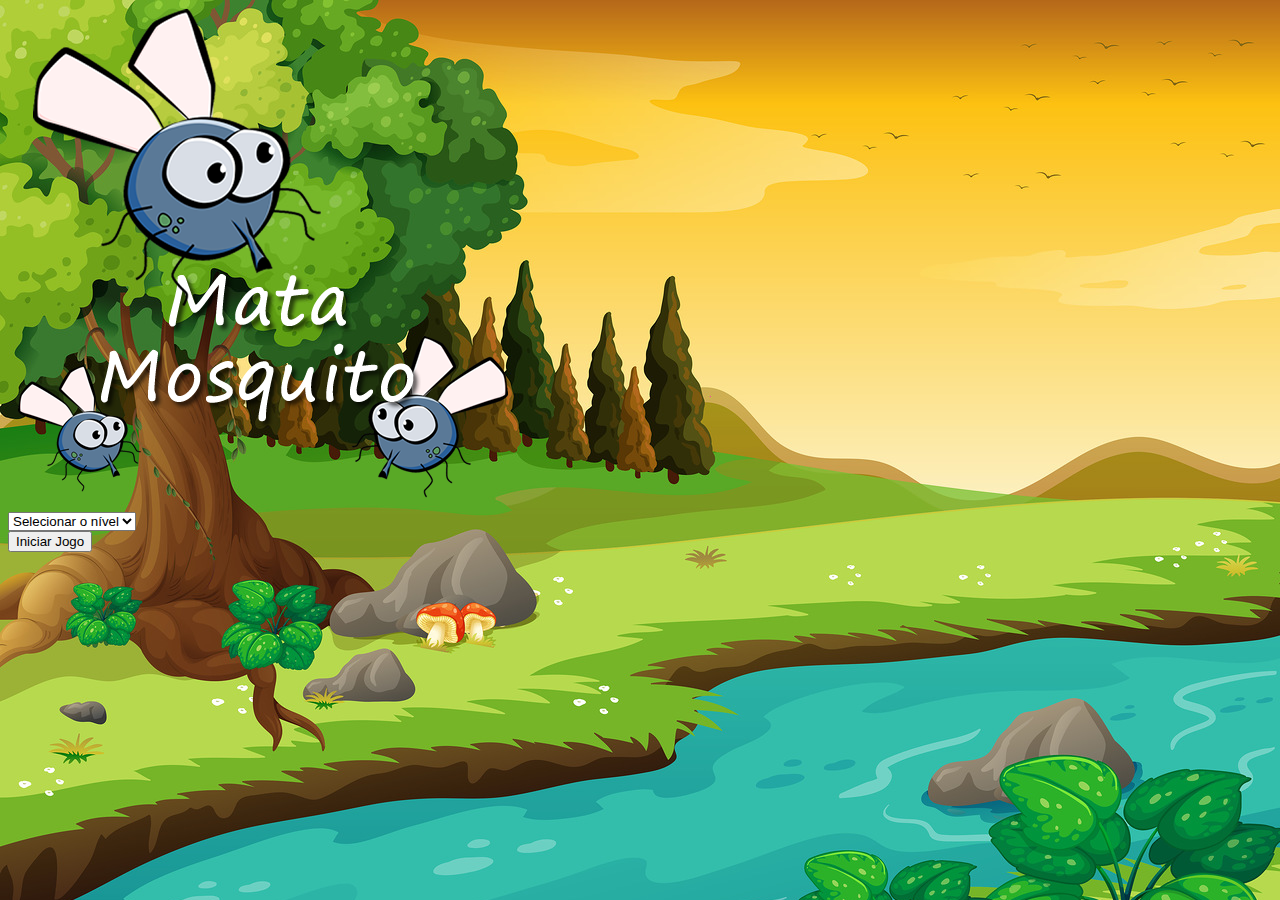
<file: index.html>
<!DOCTYPE html>
<html lang="en">
<head>
    <meta charset="UTF-8">
    <meta name="viewport" content="width=device-width, initial-scale=1.0">
    <title>Iniciar Jogo</title>
    
    <!-- CSS only -->
    <link href="https://cdn.jsdelivr.net/npm/bootstrap@5.0.0-beta1/dist/css/bootstrap.min.css" rel="stylesheet" integrity="sha384-giJF6kkoqNQ00vy+HMDP7azOuL0xtbfIcaT9wjKHr8RbDVddVHyTfAAsrekwKmP1" crossorigin="anonymous">
    <link rel="stylesheet" href="estilo.css" />
    <!-- <script src="jogo.js"></script> -->
    <script>
        function iniciarJogo() {
          var nivel =  document.getElementById('nivel').value

          if(nivel === '') {
              alert('Selecione um nível para iniciar o jogo')
              return false
          }
          window.location.href = "app.html?" + nivel
        }
    </script>
</head>
<body>
    
    <div class="container">
        <div class="row">
            <div class="col"> 
                <div class="d-flex justify-content-center">  
                    <img src="./img/game.png" alt="fim de jogo" />
                </div>
            </div>
        </div>

        <div class="row">
            <div class="col">
                <div class="d-flex justify-content-center">
                    <div class="mb-2"> 
                        <select class="form-control" id="nivel">
                             <option value="">Selecionar o nível</option>
                             <option value="normal">Normal</option>
                             <option value="dificil">Difícil</option>
                            <option value="Chuck Norris">Chuck Norris</option>
                         </select>
                    </div>
                </div>
            </div>
        </div>
            

        <div class="row">
            <div class="col">
                <div class="d-flex justify-content-center">  
                    <button type="button" class="btn btn-danger btn-lg" onclick="iniciarJogo()" >Iniciar Jogo</button>
                </div>
            </div>
        </div>

    </div>
</body>
</html>
</file>
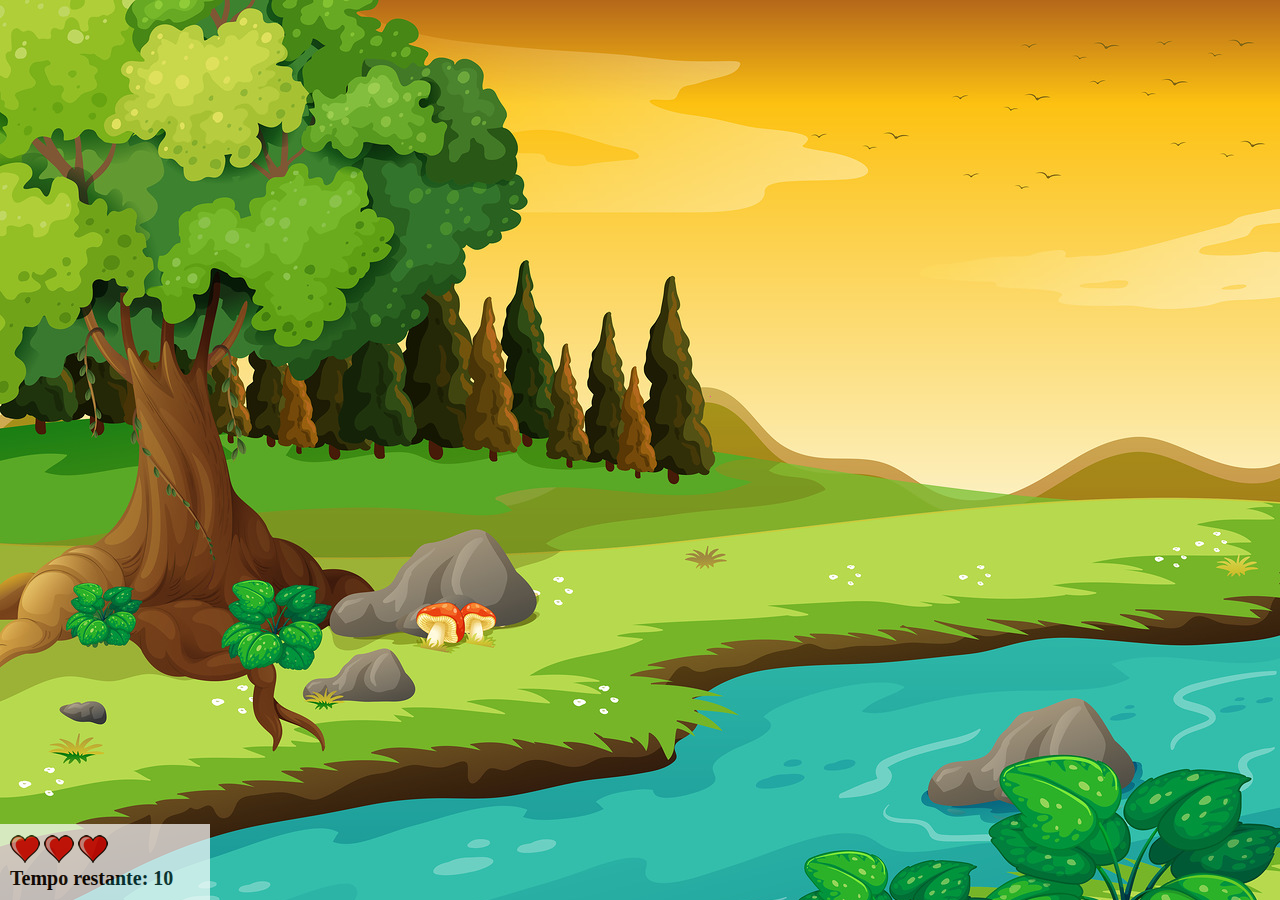
<file: app.html>
<!DOCTYPE html>
<html lang="pt-BR">
	<head>
		<meta charset="UTF-8">
		<meta name="viewport" content="width=device-width, initial-scale=1.0">
		<title>Mata Mosquito</title>

		<link rel="stylesheet" href="estilo.css" />
		<script src="jogo.js"></script>
	</head>
	<body onresize="ajustaTamanhoPalcoJogo()">

		<div class="painel">
			<div class="vidas">
				<img id="v1" src="./img/coracao_cheio.png" alt="coração vazio" />
				<img id="v2" src="./img/coracao_cheio.png" alt="coração cheio" />
				<img id="v3" src="./img/coracao_cheio.png" alt="coração cheio" />
			</div>
			<div class="cronometro">
				Tempo restante: <span id="cronometro">

				</span>
			</div>
		</div>

		<script>
			//criando para o cronometro começar em 10s
			document.getElementById('cronometro').innerHTML = tempo

			// cria um novo mosquito a cada 1s.
			var criaMosquito =	setInterval(function() {
				posicaoRandomica()
			}, 2000)

		</script>
	</body>
</html>
</file>
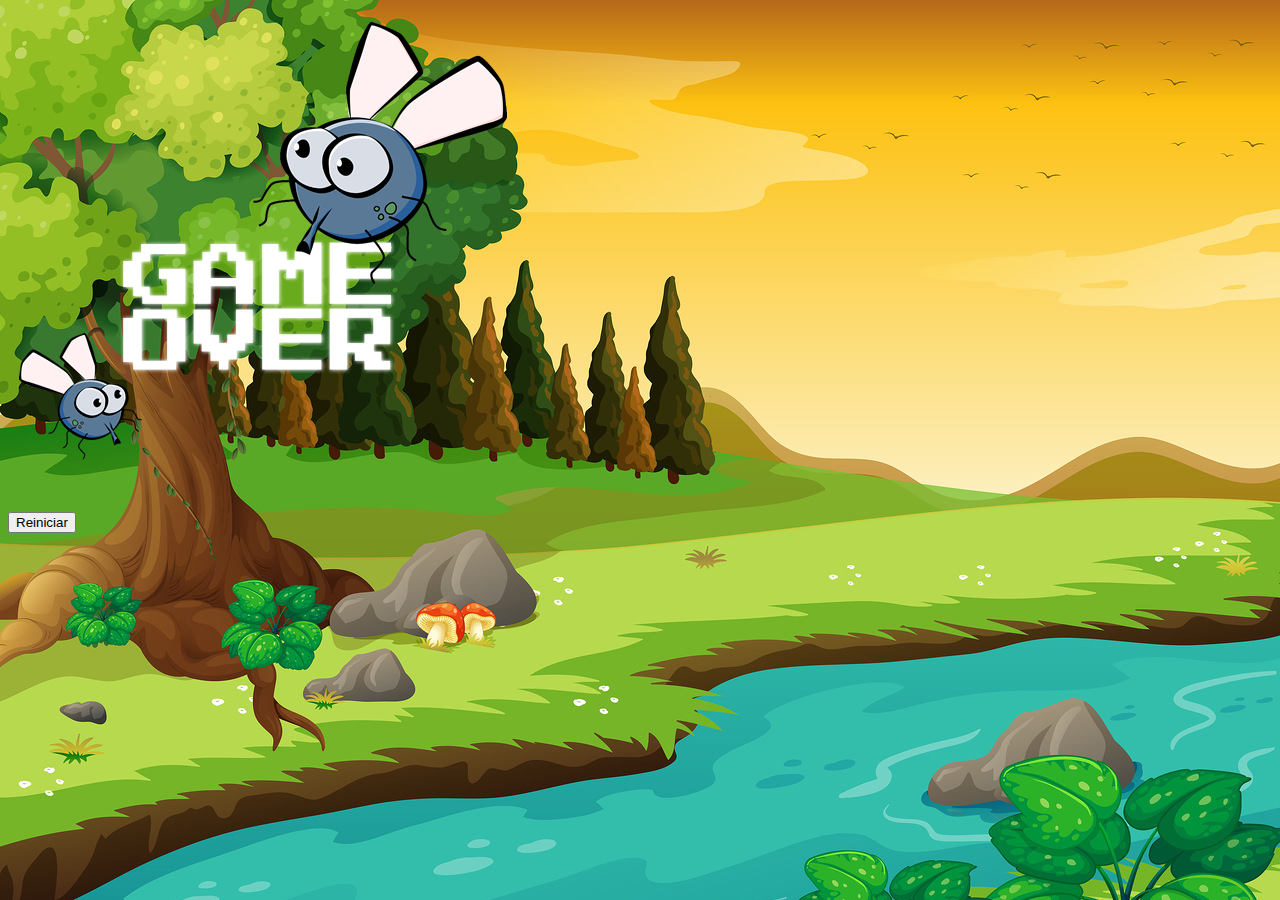
<file: fim_de_jogo.html>
<!DOCTYPE html>
<html lang="en">
<head>
    <meta charset="UTF-8">
    <meta name="viewport" content="width=device-width, initial-scale=1.0">
    <title>Fim de Jogo</title>
    
    <!-- CSS only -->
    <link href="https://cdn.jsdelivr.net/npm/bootstrap@5.0.0-beta1/dist/css/bootstrap.min.css" rel="stylesheet" integrity="sha384-giJF6kkoqNQ00vy+HMDP7azOuL0xtbfIcaT9wjKHr8RbDVddVHyTfAAsrekwKmP1" crossorigin="anonymous">
    <link rel="stylesheet" href="estilo.css" />
    <script src="jogo.js"></script>
</head>
<body>
    
    <div class="container">
        <div class="row">
            <div class="col">
                <div class="d-flex justify-content-center">  
                    <img src="./img/game_over.png" alt="fim de jogo" />
                </div>
            </div>
        </div>

        <div class="row">
            <div class="col">
                <div class="d-flex justify-content-center">  
                    <button type="button" class="btn btn-dark btn-lg" onclick="window.location.href = 'index.html' ">Reiniciar</button>
                </div>
            </div>
        </div>

    </div>
</body>
</html>
</file>
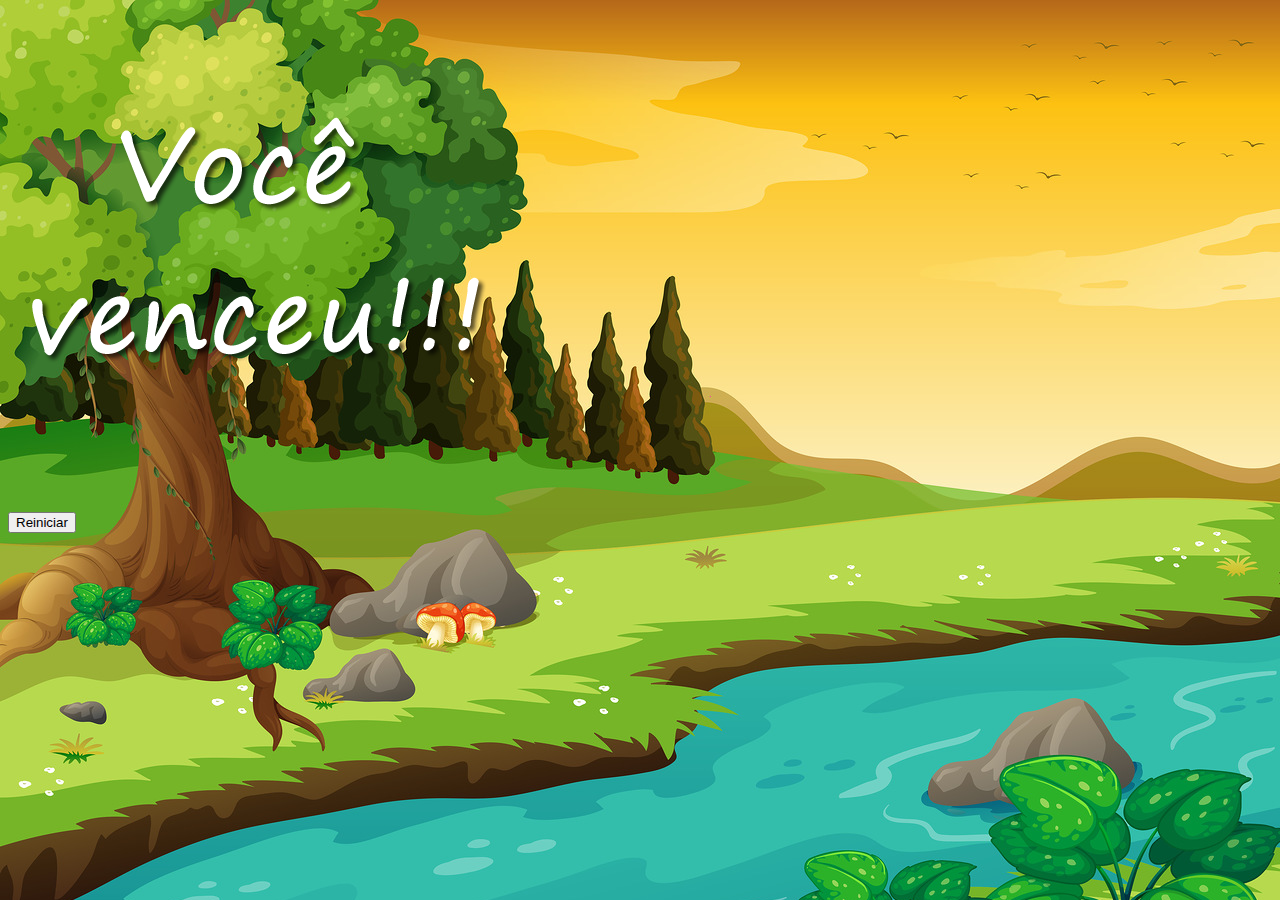
<file: vitoria.html>
<!DOCTYPE html>
<html lang="en">
<head>
    <meta charset="UTF-8">
    <meta name="viewport" content="width=device-width, initial-scale=1.0">
    <title>Vitória</title>
    
    <!-- CSS only -->
    <link href="https://cdn.jsdelivr.net/npm/bootstrap@5.0.0-beta1/dist/css/bootstrap.min.css" rel="stylesheet" integrity="sha384-giJF6kkoqNQ00vy+HMDP7azOuL0xtbfIcaT9wjKHr8RbDVddVHyTfAAsrekwKmP1" crossorigin="anonymous">
    <link rel="stylesheet" href="estilo.css" />
    <script src="jogo.js"></script>
</head>
<body>
    
    <div class="container">
        <div class="row">
            <div class="col">
                <div class="d-flex justify-content-center">  
                    <img src="./img/vitoria.png" alt="fim de jogo" />
                </div>
            </div>
        </div>

        <div class="row">
            <div class="col">
                <div class="d-flex justify-content-center">  
                    <button type="button" class="btn btn-dark btn-lg" onclick="window.location.href = 'index.html' ">Reiniciar</button>
                </div>
            </div>
        </div>

    </div>
</body>
</html>
</file>
<file: estilo.css>
html {
	cursor: url(./img/mata_mosquito.png) 30 30, auto;
}

body {
	background-image: url(img/bg.jpg);
	background-repeat: no-repeat;
}

.mosquito1 {
	width: 50px;
	height: 50px;
}

.mosquito2 {
	width: 70px;
	height: 70px;
}

.mosquito3 {
	width: 90px;
	height: 90px;
}

/* para fazer o mosquito virar
realizamos um flip perbeba que 
ao inverter pra -1 no ladoB eu 
tenho esse efeito */
.ladoA {
	transform: scaleX(1);
}

.ladoB {
	transform: scaleX(-1);
}

.painel {
	position: absolute;
	width: 190px;
	padding: 10px;
	left: 0px;
	bottom: 0px;
	border-top: solid 1px #fff;
	background-color: #fff;
	opacity: 0.7;
}

.vidas {
	float: left;
}

.cronometro {
	float: left;
	font-size: 20px;
	font-weight: bold;
}
</file>
